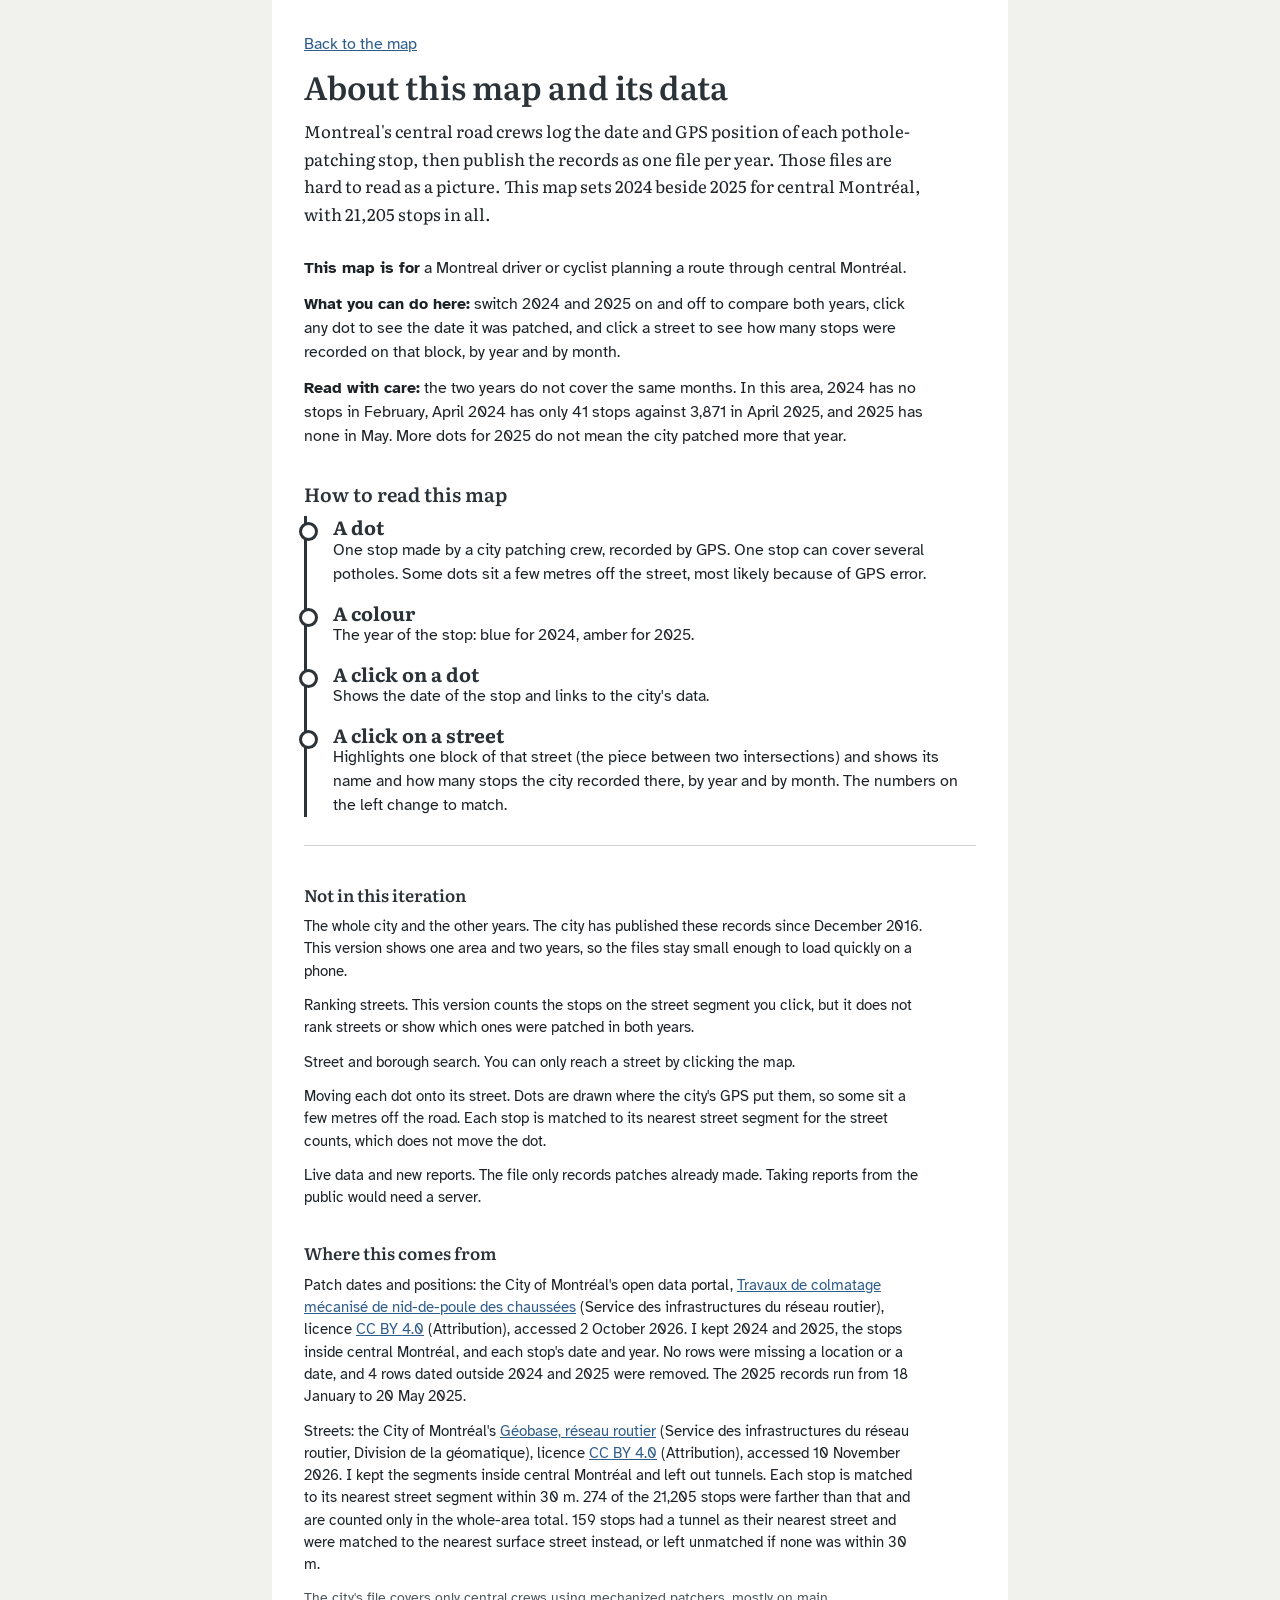
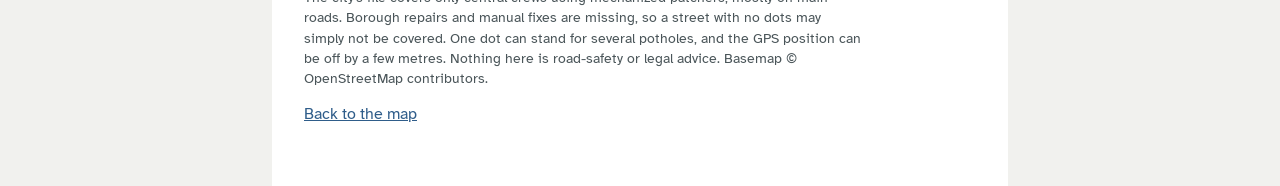
<file: site/about.html>
<!doctype html>
<html lang="en">
<head>
<meta charset="utf-8">
<meta name="viewport" content="width=device-width, initial-scale=1">
<title>About this map: Montreal pothole patches</title>
<link rel="icon" href="data:,">
<link rel="preconnect" href="https://fonts.googleapis.com">
<link rel="stylesheet" href="https://fonts.googleapis.com/css2?family=Atkinson+Hyperlegible:wght@400;700&family=Literata:opsz,wght@7..72,400;7..72,600;7..72,700&display=swap">
<link rel="stylesheet" href="style.css">
</head>
<body class="about-page">

<main class="story">
  <p><a href="index.html">Back to the map</a></p>
  <h1>About this map and its data</h1>

  <p class="lede">Montreal's central road crews log the date and GPS position of each pothole-patching stop, then publish the records as one file per year. Those files are hard to read as a picture. This map sets 2024 beside 2025 for central Montréal, with 21,205 stops in all.</p>

  <p><strong>This map is for</strong> a Montreal driver or cyclist planning a route through central Montréal.</p>
  <p><strong>What you can do here:</strong> switch 2024 and 2025 on and off to compare both years, click any dot to see the date it was patched, and click a street to see how many stops were recorded on that block, by year and by month.</p>

  <p><strong>Read with care:</strong> the two years do not cover the same months. In this area, 2024 has no stops in February, April 2024 has only 41 stops against 3,871 in April 2025, and 2025 has none in May. More dots for 2025 do not mean the city patched more that year.</p>

  <h2>How to read this map</h2>
  <ol class="steps">
    <li><span class="yr">A dot</span>One stop made by a city patching crew, recorded by GPS. One stop can cover several potholes. Some dots sit a few metres off the street, most likely because of GPS error.</li>
    <li><span class="yr">A colour</span>The year of the stop: blue for 2024, amber for 2025.</li>
    <li><span class="yr">A click on a dot</span>Shows the date of the stop and links to the city's data.</li>
    <li><span class="yr">A click on a street</span>Highlights one block of that street (the piece between two intersections) and shows its name and how many stops the city recorded there, by year and by month. The numbers on the left change to match.</li>
  </ol>

  <section class="aside">
    <h2>Not in this iteration</h2>
    <p>The whole city and the other years. The city has published these records since December 2016. This version shows one area and two years, so the files stay small enough to load quickly on a phone.</p>
    <p>Ranking streets. This version counts the stops on the street segment you click, but it does not rank streets or show which ones were patched in both years.</p>
    <p>Street and borough search. You can only reach a street by clicking the map.</p>
    <p>Moving each dot onto its street. Dots are drawn where the city's GPS put them, so some sit a few metres off the road. Each stop is matched to its nearest street segment for the street counts, which does not move the dot.</p>
    <p>Live data and new reports. The file only records patches already made. Taking reports from the public would need a server.</p>

    <h2>Where this comes from</h2>
    <p>Patch dates and positions: the City of Montréal's open data portal, <a href="https://donnees.montreal.ca/dataset/refection-de-chaussee-par-remplissage-mecanise-de-nid-de-poule">Travaux de colmatage mécanisé de nid-de-poule des chaussées</a> (Service des infrastructures du réseau routier), licence <a href="https://creativecommons.org/licenses/by/4.0/">CC BY 4.0</a> (Attribution), accessed 2 October 2026. I kept 2024 and 2025, the stops inside central Montréal, and each stop's date and year. No rows were missing a location or a date, and 4 rows dated outside 2024 and 2025 were removed. The 2025 records run from 18 January to 20 May 2025.</p>
    <p>Streets: the City of Montréal's <a href="https://donnees.montreal.ca/dataset/geobase">Géobase, réseau routier</a> (Service des infrastructures du réseau routier, Division de la géomatique), licence <a href="https://creativecommons.org/licenses/by/4.0/">CC BY 4.0</a> (Attribution), accessed 10 November 2026. I kept the segments inside central Montréal and left out tunnels. Each stop is matched to its nearest street segment within 30 m. 274 of the 21,205 stops were farther than that and are counted only in the whole-area total. 159 stops had a tunnel as their nearest street and were matched to the nearest surface street instead, or left unmatched if none was within 30 m.</p>
    <p class="note">The city's file covers only central crews using mechanized patchers, mostly on main roads. Borough repairs and manual fixes are missing, so a street with no dots may simply not be covered. One dot can stand for several potholes, and the GPS position can be off by a few metres. Nothing here is road-safety or legal advice. Basemap © OpenStreetMap contributors.</p>
  </section>

  <p><a href="index.html">Back to the map</a></p>
</main>

</body>
</html>
</file>
<file: site/style.css>
/* Montreal pothole patches
   Palette drawn from the subject: asphalt for the page, a steel blue for 2024
   and a road-works amber for 2025 (blue and amber stay apart for most colour-blind readers). */
:root {
  --asphalt: #2B3238;
  --fog: #F1F1EE;
  --blue: #2F5D8A;
  --amber: #D9820B;
  --ink: #1C2226;
  --line: #CFD2D0;
  --serif: "Literata", Georgia, "Times New Roman", serif;
  --sans: "Atkinson Hyperlegible", "Segoe UI", system-ui, sans-serif;
}
* { box-sizing: border-box; }
html, body { height: 100%; margin: 0; }
body { background: var(--fog); color: var(--ink); font-family: var(--sans); font-size: 16px; line-height: 1.5; }
a { color: var(--blue); }
a:focus-visible, button:focus-visible { outline: 3px solid var(--amber); outline-offset: 2px; }

.page { display: grid; grid-template-columns: minmax(320px, 440px) 1fr; height: 100vh; }
.story { overflow-y: auto; padding: 32px 32px 48px; border-right: 1px solid var(--line); background: #fff; }
.story h1 { font-family: var(--serif); font-weight: 600; font-size: 2rem; line-height: 1.15; margin: 0 0 12px; color: var(--asphalt); }
.story .lede { font-family: var(--serif); font-size: 1.05rem; line-height: 1.65; margin: 0 0 28px; }
.story h2 { font-family: var(--serif); font-size: 1.2rem; font-weight: 600; margin: 32px 0 8px; color: var(--asphalt); }
.story p { max-width: 62ch; margin: 0 0 12px; }

/* "How to read this map" is the page's one bold element: three labelled steps. */
.steps { list-style: none; margin: 8px 0 8px; padding: 0 0 0 18px; border-left: 3px solid var(--asphalt); }
.steps li { position: relative; margin: 0 0 16px; padding-left: 8px; }
.steps li::before { content: ""; position: absolute; left: -26px; top: 6px; width: 13px; height: 13px; border-radius: 50%; background: #fff; border: 3px solid var(--asphalt); }
.steps .yr { font-family: var(--serif); font-weight: 700; font-size: 1.2rem; color: var(--asphalt); display: block; line-height: 1.1; }

.aside { border-top: 1px solid var(--line); margin-top: 28px; padding-top: 4px; font-size: 0.93rem; }
.aside h2 { font-size: 1.05rem; }

.mapwrap { position: relative; display: grid; grid-template-rows: auto 1fr; min-height: 0; }
.controls { display: flex; flex-wrap: wrap; gap: 8px; align-items: center; padding: 12px 16px; background: var(--fog); border-bottom: 1px solid var(--line); }
.controls .label { font-weight: 700; margin-right: 4px; }
#filters { display: contents; }
.chip { font: inherit; font-size: 0.92rem; border: 2px solid var(--c); background: #fff; color: var(--ink); padding: 5px 12px 5px 30px; border-radius: 999px; cursor: pointer; position: relative; }
.chip::before { content: ""; position: absolute; left: 10px; top: 50%; width: 12px; height: 12px; margin-top: -6px; border-radius: 50%; background: var(--c); }
.chip[aria-pressed="false"] { opacity: 0.45; }
.chip.reset { --c: var(--asphalt); padding-left: 12px; }
.chip.reset::before { display: none; }
#map { width: 100%; height: 100%; min-height: 360px; }

.panel { position: absolute; right: 16px; bottom: 16px; width: min(380px, calc(100% - 32px)); background: #fff; border-left: 6px solid var(--c, var(--asphalt)); padding: 16px 18px; box-shadow: 0 6px 24px rgba(28,34,38,.18); z-index: 500; }
.panel[hidden] { display: none; }
.panel h3 { font-family: var(--serif); margin: 0 0 4px; font-size: 1.15rem; }
.panel .status { font-size: 0.88rem; color: #4a5559; margin: 0 0 8px; }
.panel p { margin: 0 0 10px; }
.panel .close { position: absolute; top: 8px; right: 10px; border: 0; background: none; font-size: 1.4rem; line-height: 1; cursor: pointer; color: var(--ink); }

.note { font-size: 0.85rem; color: #4a5559; }

@media (max-width: 860px) {
  .page { grid-template-columns: 1fr; height: auto; }
  .mapwrap { order: -1; }   /* on a phone, the map comes first */
  .story { border-right: 0; border-top: 1px solid var(--line); }
  #map { height: 62vh; }
}
@media (prefers-reduced-motion: reduce) { * { transition: none !important; animation: none !important; } }

/* A3 dashboard: counts for the whole area, or for the street the reader chose */
.dash { border: 1px solid var(--line); border-left: 6px solid var(--asphalt); padding: 14px 16px; margin: 0 0 24px; }
.dash h2 { margin: 0 0 2px; font-size: 1.15rem; }
.dash h3 { margin: 16px 0 6px; font-family: var(--sans); font-size: 0.95rem; }
.dash .sub { margin: 0 0 10px; font-size: 0.85rem; color: #4a5559; }
.dash .big { margin: 0; font-family: var(--serif); font-size: 2.6rem; font-weight: 700; line-height: 1; color: var(--asphalt); }
.dash .big-label { margin: 2px 0 10px; font-size: 0.9rem; color: #4a5559; }
.dash .msg { margin: 8px 0; padding: 8px 10px; background: var(--fog); font-size: 0.9rem; }
.dash .msg[hidden] { display: none; }
.dash .msg.alert { font-weight: 700; background: #FFF1CC; border-left: 4px solid var(--amber); color: var(--ink); }
.dash .bar-row { display: grid; grid-template-columns: 2.6rem 1fr 4rem; gap: 8px; align-items: center; margin: 4px 0; font-size: 0.9rem; }
.dash .bar-track { display: block; height: 18px; background: var(--fog); }
.dash .bar-fill { display: block; height: 100%; background: var(--c); }
.dash .bar-num { text-align: right; }
.dash .months { display: grid; grid-template-columns: repeat(5, 1fr); gap: 6px; }
.dash .month { text-align: center; font-size: 0.8rem; }
.dash .month-bars { display: flex; justify-content: center; align-items: flex-end; gap: 3px; height: 110px; border-bottom: 1px solid var(--line); }
.dash .bar { display: block; width: 16px; background: var(--c); }
.dash .month-name { margin-top: 2px; font-weight: 700; }
.dash .nums { color: #4a5559; }
.dash .nums div::before { content: ""; display: inline-block; width: 8px; height: 8px; margin-right: 4px; background: var(--c); }
.dash .key { margin: 8px 0 12px; }

/* the dashboard's title row: the street name on the left, the reset button on the right */
.dash-head { display: flex; justify-content: space-between; align-items: flex-start; flex-wrap: wrap; gap: 8px; margin-bottom: 2px; }
.dash-head h2 { flex: 1 1 10rem; margin: 0; }
.dash-head .chip { flex-shrink: 0; }

/* when no street is selected, hide the numbers and charts so nothing old is left on screen */
.dash.empty .big, .dash.empty .big-label, .dash.empty h3, .dash.empty #dash-years, .dash.empty .months, .dash.empty .key { display: none; }

/* the popup that opens beside a clicked dot */
.stop-popup { border-left: 4px solid var(--c); padding-left: 8px; font-family: var(--sans); font-size: 0.9rem; line-height: 1.4; }
.stop-popup strong { font-family: var(--serif); font-size: 1rem; }
.stop-popup p { margin: 4px 0; }
.stop-popup .status { color: #4a5559; font-size: 0.85rem; }

/* on a phone, put the dashboard right under the map so a tapped street's answer is on screen */
@media (max-width: 860px) {
  .story { display: flex; flex-direction: column; }
  .story .dash { order: -1; }          /* the dashboard goes first, ahead of the title and the story text */
  #map { height: 50vh; }               /* a slightly shorter map leaves room for the answer below it */
} 

/* ---- the page split: a map page and an About page ---- */
body.map-page { display: flex; flex-direction: column; }
.topbar { flex: none; padding: 10px 16px; background: #fff; border-bottom: 1px solid var(--line); }
.topbar h1 { margin: 0; font-family: var(--serif); font-weight: 600; font-size: 1.2rem; line-height: 1.25; color: var(--asphalt); }
.topbar p { margin: 4px 0 0; font-size: 0.9rem; }
.map-page .page { flex: 1 1 auto; min-height: 0; height: auto; grid-template-rows: minmax(0, 1fr); }   /* fills what the header leaves */
.map-page .story { padding: 16px 16px 32px; }
.story .foot { margin-top: 4px; }

/* the About page: one readable column */
body.about-page { height: auto; min-height: 100%; }
.about-page .story { height: auto; overflow: visible; max-width: 46rem; margin: 0 auto; border-right: 0; min-height: 100vh; }

@media (max-width: 860px) {
  html, body { height: auto; }
  body.map-page { display: block; }
  .map-page .page { grid-template-rows: auto; }
  .topbar h1 { font-size: 1.05rem; }
  .about-page .story { display: block; padding: 24px 20px 40px; }
}

/* A3 Part 3 fix: on a phone, make the top of the dashboard visible under the map without scrolling */
@media (max-width: 860px) {
  .topbar { padding: 8px 16px; }
  .topbar p { font-size: 0.85rem; margin-top: 2px; }
  .controls { padding: 8px 16px; gap: 6px; }
  .chip { font-size: 0.85rem; padding: 3px 10px 3px 26px; }
  .chip.reset { padding-left: 10px; }
  #map { height: 34vh; min-height: 220px; }     /* min-height replaces the 360px floor set earlier in this file */
  .map-page .story { padding-top: 12px; }
}
</file>
